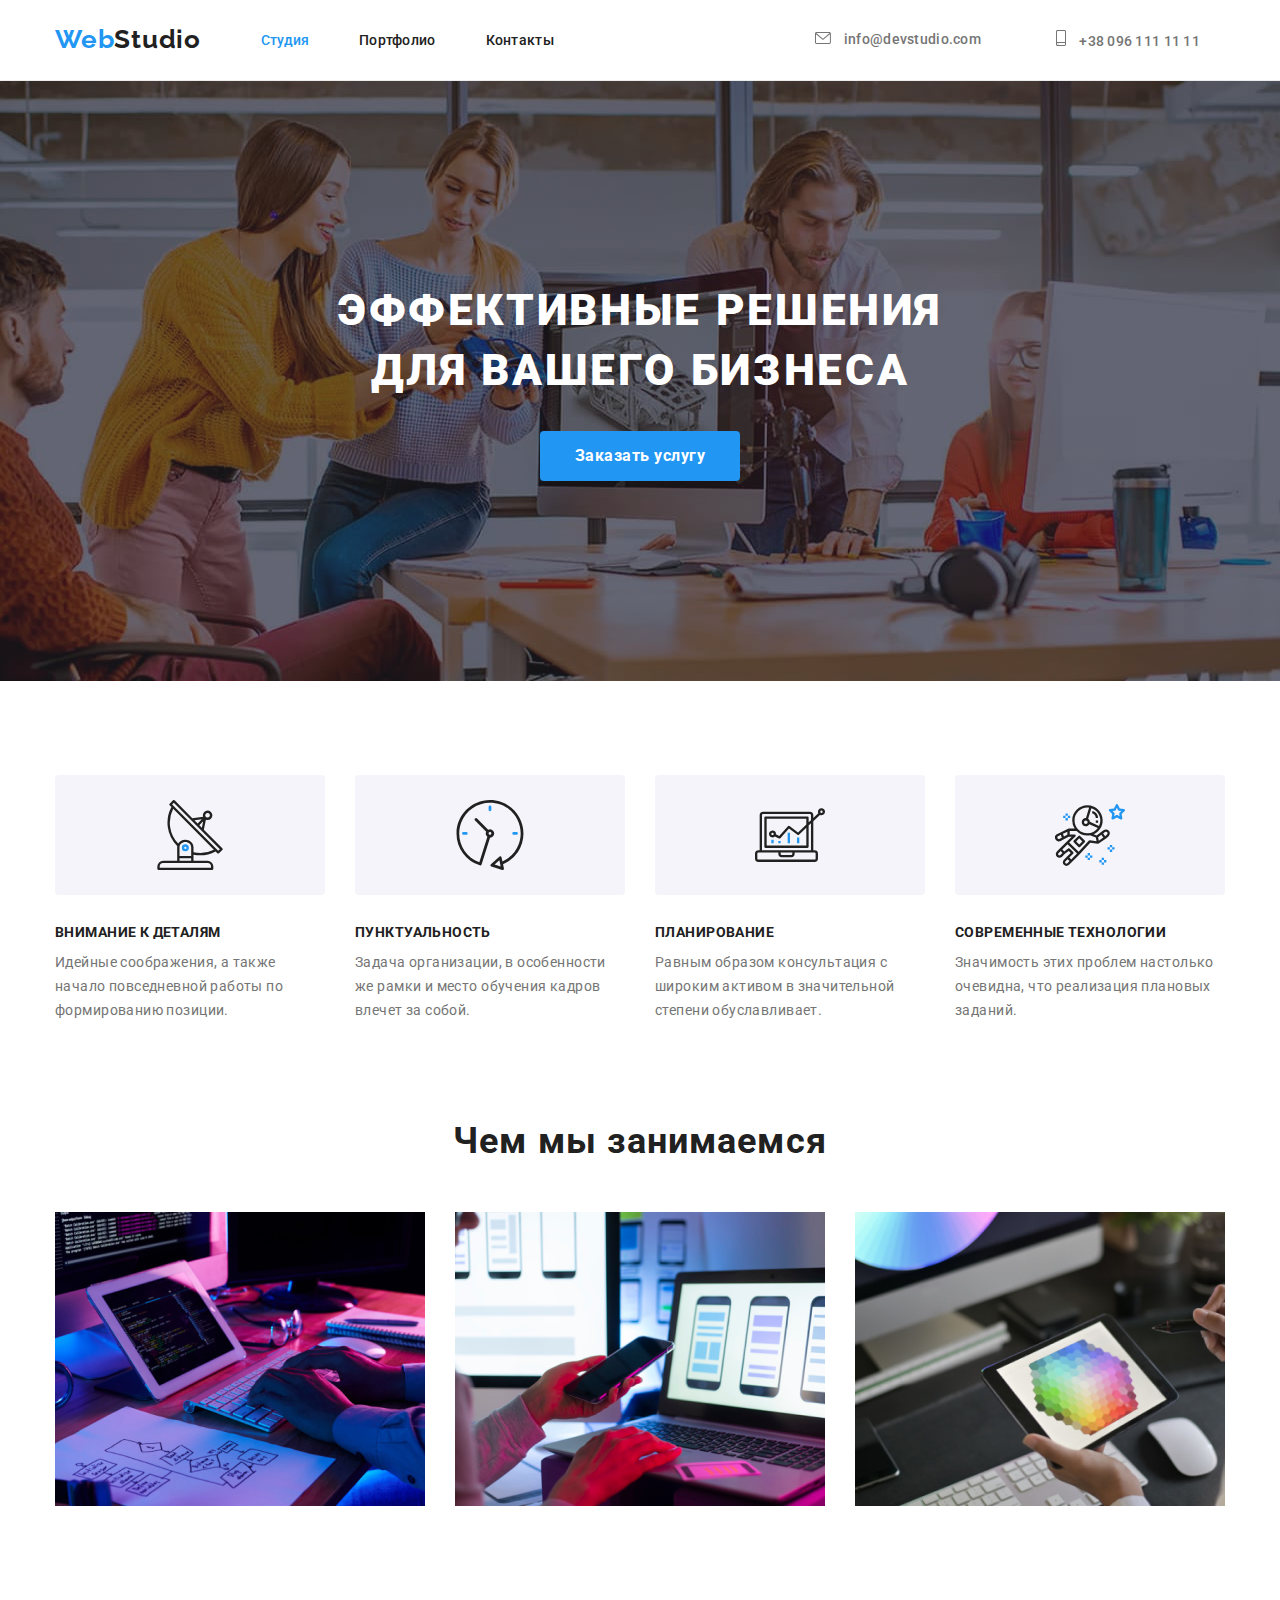
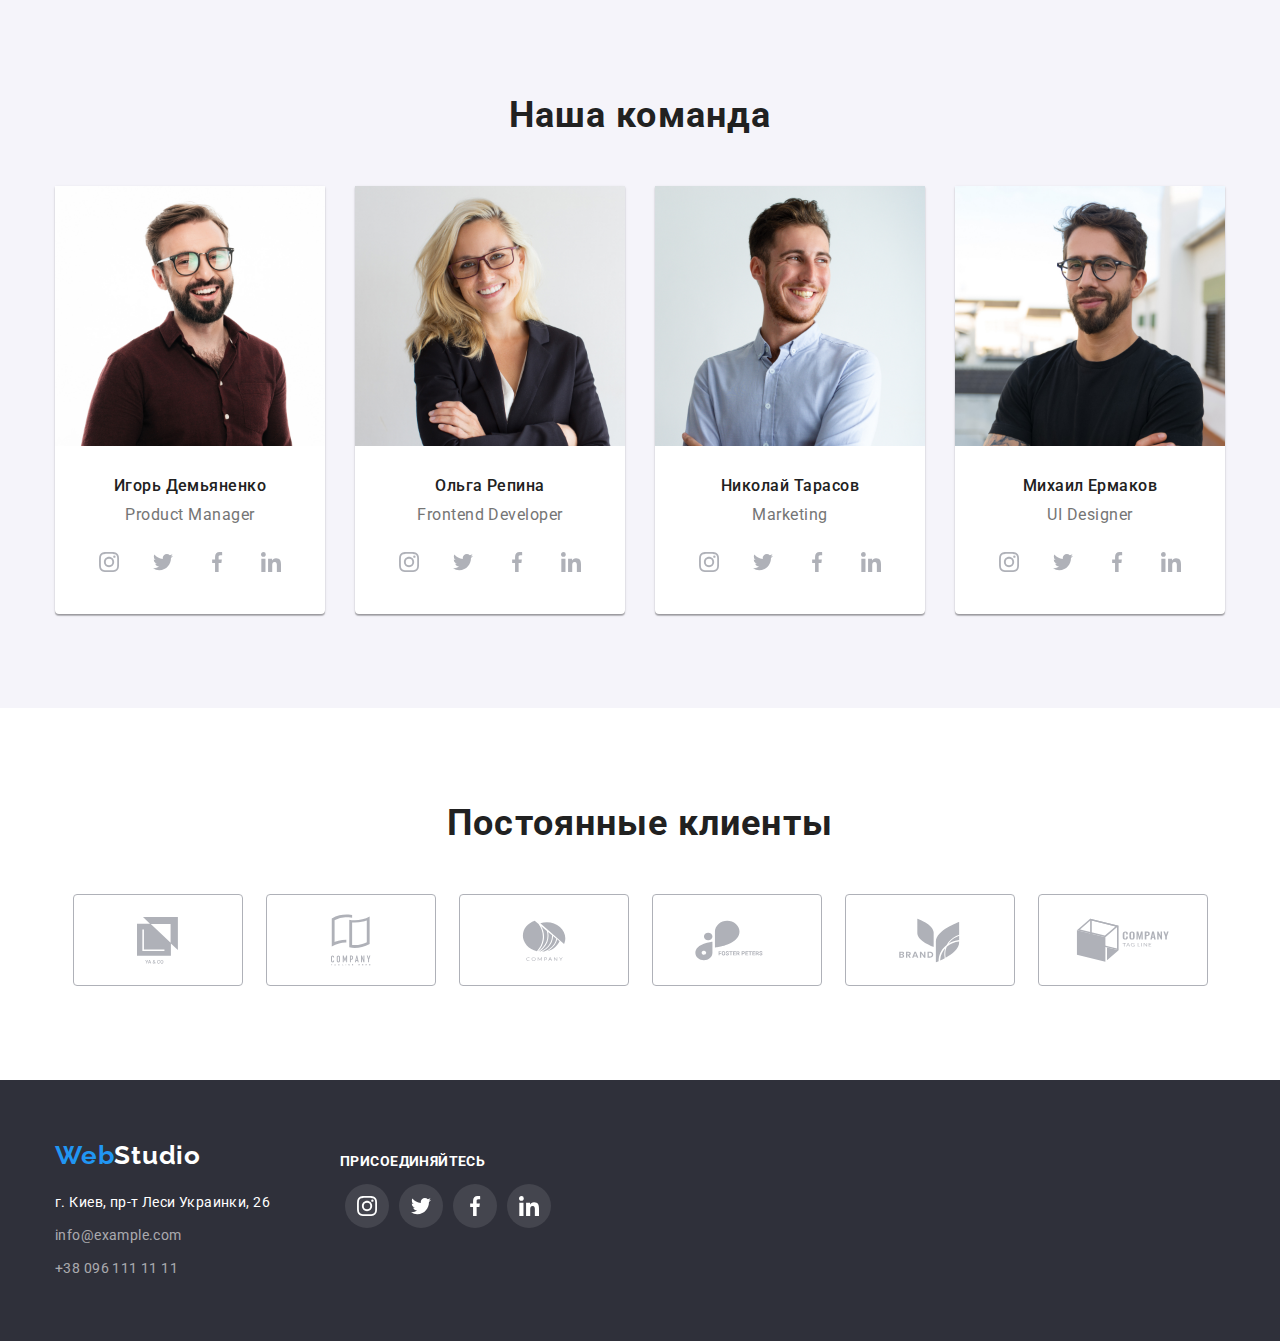
<file: index.html>
<!DOCTYPE html>
<html lang="en">
    <head>
    <meta charset="UTF-8">
    <meta http-equiv="X-UA-Compatible" content="IE=edge">
    <meta name="viewport" content="width=device-width, initial-scale=1.0">
    <title>Студия</title>
    <link href="https://cdnjs.cloudflare.com/ajax/libs/modern-normalize/1.1.0/modern-normalize.min.css"
    rel="stylesheet"/>
    <link href="https://fonts.googleapis.com/css2?family=Raleway:wght@700&family=Roboto:wght@400;500;700;900&display=swap"
        rel="stylesheet"/>
    <link rel="stylesheet" href="./css/styles.css" />

</head>
<body >
    <div class="header-bottom-line">
    <div class="container">
    <header>
    <a href="index.html" class="logo"  lang="en">Web<span class="logo-accent">Studio</span></a>
    <nav>

    <ul class="site-nav-list">
    <li><a href="./index.html" class="header-link-studio-current">Студия</a></li>
    <li><a href="./portfolio.html" class="header-link">Портфолио</a></li>
    <li><a href="" class="header-link">Контакты</a></li>
    </ul>
    </nav>
    <ul class="auth-nav">
    <li>
        <a href="mailto:info@devstudio.com" class="header-link mailto">
            <svg class="icon-mailto" width="16" height="12">
                <use href=".\images\symbol-defs.svg#icon-mailto">
                </use>
            </svg>
            info@devstudio.com
        </a>
            </li>
    <li>
        <a href="tel:+380961111111" class="header-link tel">
            <svg class="icon-smartphone" width="10" height="16">
                <use href=".\images\symbol-defs.svg#icon-smartphone">
                </use>
            </svg>
            +38 096 111 11 11
        </a>
    </li>
    </ul>
    </header>
    </div>
    </div>
     <main>

    <!--hero-->
        <section class="hero section">
            <div class="container hero-padding">
            <h1 class="hero-title">Эффективные решения для вашего бизнеса</h1>
        <button type="button" class="hero-button">Заказать услугу</button>
            </div>
        </section>
        <!--Наши преимущества-->
        <section class="features section">
            <div class="container">
            <h2 class="invisible-title">"Невидимый заголовок - наши преимущества"</h2>
            <ul class="our-features">
                <li><div>
                    <svg class="icon-antenna" width="70" height="70" fill="#757575">
                        <use href=".\images\symbol-defs.svg#icon-antenna">
                        </use>
                    </svg>
                    </div>
                    <h3 class="features-title">Внимание к деталям</h3>
                    <p class="section-text">Идейные соображения, а также начало повседневной работы по формированию позиции.</p> 
                </li>
                <li><div class="div-icon-clock"><svg class="icon-clock" width="70" height="70" fill="#757575">
                            <use href=".\images\symbol-defs.svg#icon-clock">
                            </use>
                        </svg>
                    </div>
                    <h3 class="features-title">Пунктуальность</h3>
                    <p class="section-text">Задача организации, в особенности же рамки и место обучения кадров влечет за собой.</p>
                </li>
                <li><div>
                    <svg class="icon-diagram" width="70" height="70" fill="#757575">
                        <use href=".\images\symbol-defs.svg#icon-diagram">
                        </use>
                    </svg>
                    </div>
                    <h3 class="features-title">Планирование</h3>
                    <p class="section-text">Равным образом консультация с широким активом в значительной степени обуславливает.</p>
                </li>
                <li><div>
                    <svg class="icon-astronaut" width="70" height="70" fill="#757575">
                        <use href=".\images\symbol-defs.svg#icon-astronaut">
                        </use>
                    </svg>
                    </div>
                    <h3 class="features-title">Современные технологии</h3>
                    <p class="section-text">Значимость этих проблем настолько очевидна, что реализация плановых заданий.</p>
                </li>
            </ul>
            </div>
        </section>
    <!--Чем мы занимаемся-->
        <section class=" types-of-works section"> 
            <div class="container">
                <h2 class="section-title">Чем мы занимаемся</h2>
                <ul class="types-of-work">
                    <li><img src="./images/desktop.jpg" alt="Компьютер" width="370"></li>
                    <li><img src="./images/smartphone.jpg" alt="Смартфон" width="370"></li>
                    <li><img src="./images/laptop.jpg" alt="Лэптоп" width="370"></li>
                </ul>
            </div>
        </section>
    <!--Наша команда-->
        <section class="our-team section">  
            <div class="our-team container">
            <h2 class="section-title">Наша команда</h2>
            <ul class="our-team-list">
                <li class="our-team-card">
                    <img src="./images/product-manager.jpg" alt="Product Manager" width="270">
                    <h3 class="name-of-specialist">Игорь Демьяненко</h3>
                    <p class="section-text-our-team">Product Manager</p>
                    <ul class="list-socials">
                        <li>
                            <a href="">
                                    <svg class="icon-instagram" width="20" height="20">
                                        <use href=".\images\symbol-defs.svg#icon-instagram">
                                        </use>
                                    </svg>
                            </a>
                        </li>
                        <li>
                            <a href="">
                                <svg class="icon-twitter" width="20" height="20">
                                    <use href=".\images\symbol-defs.svg#icon-twitter">
                                    </use>
                                </svg>
                            </a>
                        </li>
                        <li>
                            <a href="">
                                <svg class="icon-facebook" width="20" height="20" fill="#757575">
                                    <use href=".\images\symbol-defs.svg#icon-facebook">
                                    </use>
                                </svg>
                            </a>
                        </li>
                        <li>
                            <a href="">
                                <svg class="icon-linkedin" width="20" height="20" fill="#757575">
                                    <use href=".\images\symbol-defs.svg#icon-linkedin">
                                    </use>
                                </svg>
                            </a>
                        </li>
                    </ul>
                <li class="our-team-card">
                    <img src="./images/frontend-developer.jpg" alt="Frontend Developer" width="270">
                    <h3 class="name-of-specialist">Ольга Репина</h3>
                    <p class="section-text-our-team">Frontend Developer</p>
                    <ul class="list-socials">
                        <li>
                            <a href="">
                                <svg class="icon-instagram" width="20" height="20">
                                    <use href=".\images\symbol-defs.svg#icon-instagram">
                                    </use>
                                </svg>
                            </a>
                        </li>
                        <li>
                            <a href="">
                                <svg class="icon-twitter" width="20" height="20">
                                    <use href=".\images\symbol-defs.svg#icon-twitter">
                                    </use>
                                </svg>
                            </a>
                        </li>
                        <li>
                            <a href="">
                                <svg class="icon-facebook" width="20" height="20" fill="#757575">
                                    <use href=".\images\symbol-defs.svg#icon-facebook">
                                    </use>
                                </svg>
                            </a>
                        </li>
                        <li>
                            <a href="">
                                <svg class="icon-linkedin" width="20" height="20" fill="#757575">
                                    <use href=".\images\symbol-defs.svg#icon-linkedin">
                                    </use>
                                </svg>
                            </a>
                        </li>
                    </ul>
                </li>
                <li class="our-team-card">
                    <img src="./images/marketing.jpg" alt="Marketing" width="270">
                    <h3 class="name-of-specialist">Николай Тарасов</h3>
                    <p class="section-text-our-team">Marketing</p>
                    <ul class="list-socials">
                        <li>
                            <a href="">
                                <svg class="icon-instagram" width="20" height="20">
                                    <use href=".\images\symbol-defs.svg#icon-instagram">
                                    </use>
                                </svg>
                            </a>
                        </li>
                        <li>
                            <a href="">
                                <svg class="icon-twitter" width="20" height="20">
                                    <use href=".\images\symbol-defs.svg#icon-twitter">
                                    </use>
                                </svg>
                            </a>
                        </li>
                        <li>
                            <a href="">
                                <svg class="icon-facebook" width="20" height="20" fill="#757575">
                                    <use href=".\images\symbol-defs.svg#icon-facebook">
                                    </use>
                                </svg>
                            </a>
                        </li>
                        <li>
                            <a href="">
                                <svg class="icon-linkedin" width="20" height="20" fill="#757575">
                                    <use href=".\images\symbol-defs.svg#icon-linkedin">
                                    </use>
                                </svg>
                            </a>
                        </li>
                    </ul>
                </li>
                <li class="our-team-card">
                    <img src="./images/ui-designer.jpg" alt="UI Designer" width="270">
                    <h3 class="name-of-specialist">Михаил Ермаков</h3>
                    <p class="section-text-our-team">UI Designer</p>
                    <ul class="list-socials">
                        <li>
                            <a href="">
                                <svg class="icon-instagram" width="20" height="20">
                                    <use href=".\images\symbol-defs.svg#icon-instagram">
                                    </use>
                                </svg>
                            </a>
                        </li>
                        <li>
                            <a href="">
                                <svg class="icon-twitter" width="20" height="20">
                                    <use href=".\images\symbol-defs.svg#icon-twitter">
                                    </use>
                                </svg>
                            </a>
                        </li>
                        <li>
                            <a href="">
                                <svg class="icon-facebook" width="20" height="20" fill="#757575">
                                    <use href=".\images\symbol-defs.svg#icon-facebook">
                                    </use>
                                </svg>
                            </a>
                        </li>
                        <li>
                            <a href="">
                                <svg class="icon-linkedin" width="20" height="20" fill="#757575">
                                    <use href=".\images\symbol-defs.svg#icon-linkedin">
                                    </use>
                                </svg>
                            </a>
                        </li>
                    </ul>
                </li>
            </ul>
            </div>
        </section> 
    <!-- Постоянные клиенты -->
        <section class="regular-clients section">
            <div class="container">
                <h2 class="section-title">Постоянные клиенты</h2>
                <ul class="list-regular-clients">
                    <li>
                        <a href="">
                            <svg class="icon-va-co" width="41" height="47">
                                <use href=".\images\symbol-defs.svg#icon-va-co">
                                </use>
                            </svg>
                        </a>
                    </li>
                    <li>
                        <a href="">
                            <svg class="icon-tagline-here" width="40" height="52">
                                <use href=".\images\symbol-defs.svg#icon-tagline-here">
                                </use>
                            </svg>
                        </a>
                    </li>
                    <li>
                        <a href="">
                            <svg class="icon-company" width="44" height="41" fill="#757575">
                                <use href=".\images\symbol-defs.svg#icon-company">
                                </use>
                            </svg>
                        </a>
                    </li>
                    <li>
                        <a href="">
                            <svg class="icon-foster-peters" width="84" height="41" fill="#757575">
                                <use href=".\images\symbol-defs.svg#icon-foster-peters">
                                </use>
                            </svg>
                        </a>
                    </li>
                    <li>
                        <a href="">
                            <svg class="icon-brand" width="63" height="45" fill="#757575">
                                <use href=".\images\symbol-defs.svg#icon-brand">
                                </use>
                            </svg>
                        </a>
                    </li>
                    <li>
                        <a href="">
                            <svg class="icon-tag-line" width="94" height="44" fill="#757575">
                                <use href=".\images\symbol-defs.svg#icon-tag-line">
                                </use>
                            </svg>
                        </a>
                    </li>
                </ul>
            </div>
        </section>
</main>
    <footer class="section logo-footer">
        <div class="container footer">
            <div class="logo+adress">
                <a href="index.html" class="logo"  lang="en">Web<span class="logo-accent-footer">Studio</span></a> 
                <address>
                    <ul class="list-footer-link">
                        <li><a href="" class="footer-adress-link" target="_blank" rel="noopenner noreferrer">г. Киев, пр-т Леси Украинки, 26</a></li>
                        <li><a href="mailto:info@example.com" class="footer-link">info@example.com</a></li>
                        <li><a href="" class="footer-link">+38 096 111 11 11</a></li>
                    </ul>
                </address>
            </div>
            <div class="h3-list-socials footer">
                <h3>Присоединяйтесь</h3>
                <ul class="list-socials footer">
                    <li>
                        <a href="">
                            <svg class="icon-instagram" width="20" height="20">
                                <use href=".\images\symbol-defs.svg#icon-instagram">
                                </use>
                            </svg>
                        </a>
                    </li>
                    <li>
                        <a href="">
                            <svg class="icon-twitter" width="20" height="20">
                                <use href=".\images\symbol-defs.svg#icon-twitter">
                                </use>
                            </svg>
                        </a>
                    </li>
                    <li>
                        <a href="">
                            <svg class="icon-facebook" width="20" height="20" fill="#757575">
                                <use href=".\images\symbol-defs.svg#icon-facebook">
                                </use>
                            </svg>
                        </a>
                    </li>
                    <li>
                        <a href="">
                            <svg class="icon-linkedin" width="20" height="20" fill="#757575">
                                <use href=".\images\symbol-defs.svg#icon-linkedin">
                                </use>
                            </svg>
                        </a>
                    </li>
                </ul>
            </div>
        </div>
    </footer>
</body>
</file>
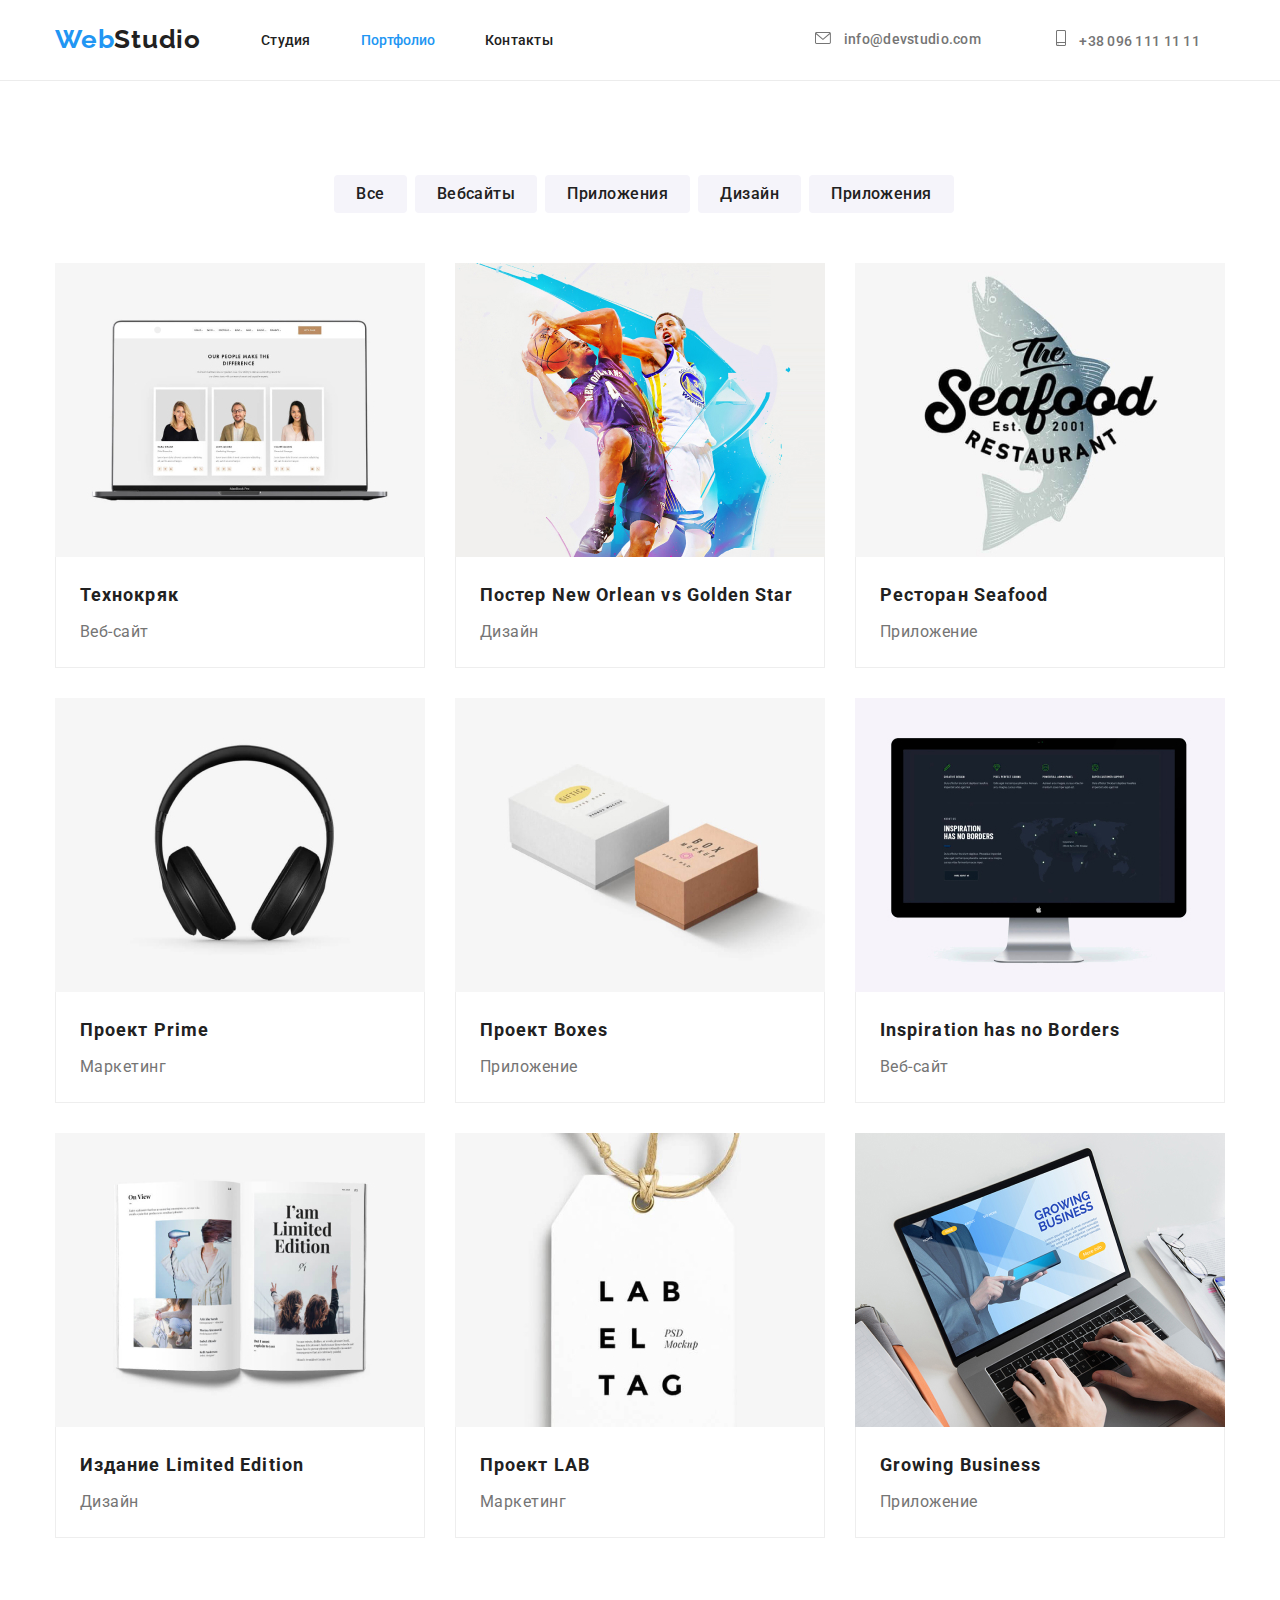
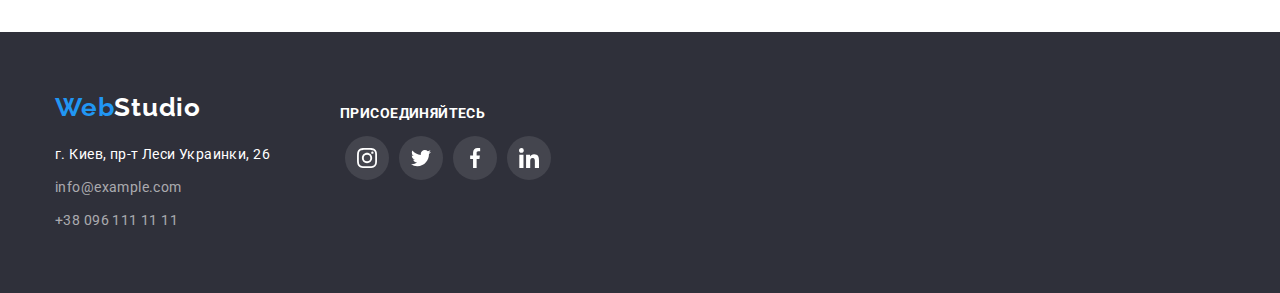
<file: portfolio.html>
<!DOCTYPE html>
<html lang="en">

<head>
    <meta charset="UTF-8">
    <meta http-equiv="X-UA-Compatible" content="IE=edge">
    <meta name="viewport" content="width=device-width, initial-scale=1.0">
    <title>Портфолио</title>
    <link href="https://cdnjs.cloudflare.com/ajax/libs/modern-normalize/1.1.0/modern-normalize.min.css" rel="stylesheet" />
    <link
        href="https://fonts.googleapis.com/css2?family=Raleway:wght@700&family=Roboto:wght@400;500;700;900&display=swap" rel="stylesheet" />
    <link rel="stylesheet" href="./css/styles.css" />

</head>

<body>
    <div class="header-bottom-line">
        <div class="container">
        <header>
            <a href="index.html" class="logo" lang="en">Web<span class="logo-accent">Studio</span></a>
            <nav>
        
                <ul class="site-nav-list">
                    <li><a href="./index.html" class="header-link">Студия</a></li>
                    <li><a href="./portfolio.html" class="header-link-portfolio-current">Портфолио</a></li>
                    <li><a href="" class="header-link">Контакты</a></li>
                </ul>
            </nav>
            <ul class="auth-nav">
                <li>
                    <a href="mailto:info@devstudio.com" class="header-link mailto">
                        <svg class="icon-mailto" width="16" height="12">
                            <use href=".\images\symbol-defs.svg#icon-mailto">
                            </use>
                        </svg>
                        info@devstudio.com
                    </a>
                </li>
                <li>
                    <a href="tel:+380961111111" class="header-link tel">
                        <svg class="icon-smartphone" width="10" height="16" fill="#757575">
                            <use href=".\images\symbol-defs.svg#icon-smartphone">
                            </use>
                        </svg>
                        +38 096 111 11 11
                    </a>
                </li>
            </ul>
        </header>
        </div>
    </div>
    <main>

    <!--our-works-buttons-->
    <section class="section button-line our-works">
        <div class="container">
            <h1 class="invisible-title">Невидимый заголовок - Наши проекты</h1>
            <ul class="our-works-button-line">
                <li class="item"><button type="button" class="our-works-button">Все</button></li>
                <li class="item"><button type="button" class="our-works-button">Вебсайты</button></li>
                <li class="item"><button type="button" class="our-works-button">Приложения</button></li>
                <li class="item"><button type="button" class="our-works-button">Дизайн</button></li>
                <li class="item"><button type="button" class="our-works-button">Приложения</button></li>
            </ul>
        </div>
    

    <!--Наши проекты-->

        <div class="container our-works">
        <ul class="our-works-list">
            <!--первая строка -->
            <li><a href=""><img src="./images/technokryak.jpg" alt="Technokryak" width="370" height="294">
                <div class="div-our-works">
                    <h2 class="h2-our-works">Технокряк</h2>
                    <p class="section-text-our-works">Веб-сайт</p>
                </div>
                </a>
            </li>
            <li><a href=""><img src="./images/poster-new-orlean.jpg" 
                alt="Постер New Orlean vs Golden Star" 
                width="370" height="294">
                <div class="div-our-works">
                    <h2 class="h2-our-works">Постер New Orlean vs Golden Star</h2>
                    <p class="section-text-our-works">Дизайн</p>
                </div>
                </a>
            </li>
            <li><a href=""><img src="./images/restaurant-seafood.jpg" 
                alt="Ресторан Seafood" width="370" height="294">
                <div class="div-our-works">
                    <h2 class="h2-our-works">Ресторан Seafood</h2>
                    <p class="section-text-our-works">Приложение</p>
                    </div>
                    </a>
            </li>
            <!--вторая строка -->
            <li><a href=""><img src="./images/project-prime.jpg" 
                alt="Проект Prime" width="370" height="294">
                <div class="div-our-works">
                    <h2 class="h2-our-works">Проект Prime</h2>
                    <p class="section-text-our-works">Маркетинг</p>
                </div>
                </a>
            </li>
            <li><a href=""><img src="./images/project-boxes.jpg" 
                alt="Проект Boxes" width="370" height="294">
                <div class="div-our-works">
                    <h2 class="h2-our-works">Проект Boxes</h2>
                    <p class="section-text-our-works">Приложение</p>
                </div>
                </a>
            </li>
            <li><a href=""><img src="./images/inspiration.jpg" 
                alt="Inspiration has no Borders" width="370" height="294">
                <div class="div-our-works">
                    <h2 class="h2-our-works">Inspiration has no Borders</h2>
                    <p class="section-text-our-works">Веб-сайт</p>
                </div>
                </a>
            </li>
            <!--третья строка -->
            <li><a href=""><img src="./images/edition.jpg" 
                alt="Издание Limited Edition" width="370" height="294">
                <div class="div-our-works">
                    <h2 class="h2-our-works">Издание Limited Edition</h2>
                    <p class="section-text-our-works">Дизайн</p>
                </div>
                </a>
            </li>
            <li><a href=""><img src="./images/project-label-tag.jpg" 
                alt="Проект LAB" width="370" height="294">
                <div class="div-our-works">
                    <h2 class="h2-our-works">Проект LAB</h2>
                    <p class="section-text-our-works">Маркетинг</p>
                </div>
                </a>
            </li>
            <li><a href=""><img src="./images/growing-bussiness.jpg" 
                alt="Growing Business" width="370" height="294">
                <div class="div-our-works">
                    <h2 class="h2-our-works">Growing Business</h2>
                    <p class="section-text-our-works">Приложение</p>
                </div>
                </a>
            </li>
        </ul>
        </div>
    </section>
    </main>
    <footer class="section logo-footer">
        <div class="container footer">
            <div class="logo+adress">
                <a href="index.html" class="logo" lang="en">Web<span class="logo-accent-footer">Studio</span></a>
                <address>
                    <ul class="list-footer-link">
                        <li><a href="" class="footer-adress-link" target="_blank" rel="noopenner noreferrer">г. Киев, пр-т
                                Леси Украинки, 26</a></li>
                        <li><a href="mailto:info@example.com" class="footer-link">info@example.com</a></li>
                        <li><a href="" class="footer-link">+38 096 111 11 11</a></li>
                    </ul>
                </address>
            </div>
            <div class="h3-list-socials footer">
                <h3>Присоединяйтесь</h3>
                <ul class="list-socials footer">
                    <li>
                        <a href="">
                            <svg class="icon-instagram" width="20" height="20">
                                <use href=".\images\symbol-defs.svg#icon-instagram">
                                </use>
                            </svg>
                        </a>
                    </li>
                    <li>
                        <a href="">
                            <svg class="icon-twitter" width="20" height="20">
                                <use href=".\images\symbol-defs.svg#icon-twitter">
                                </use>
                            </svg>
                        </a>
                    </li>
                    <li>
                        <a href="">
                            <svg class="icon-facebook" width="20" height="20" fill="#757575">
                                <use href=".\images\symbol-defs.svg#icon-facebook">
                                </use>
                            </svg>
                        </a>
                    </li>
                    <li>
                        <a href="">
                            <svg class="icon-linkedin" width="20" height="20" fill="#757575">
                                <use href=".\images\symbol-defs.svg#icon-linkedin">
                                </use>
                            </svg>
                        </a>
                    </li>
                </ul>
            </div>
        </div>
    </footer>
</body>
</file>
<file: css/styles.css>
/*primary-text-color  #212121 */
/*secondary color  #757575 */
/*accent color: #2196F3;*/


/* background #ffffff */
/* secondary background #2F303A */

/* our-works-button's background #F5F4FA */


:root{
    --primary-text-color: #212121;
    --secondary-text-color: #757575;
    --accent-color: #2196F3;
    --bgc-icon:#F5F4FA;
}

body {
    background-color: #ffffff;
    font-family: 'Roboto', sans-serif;
        
    color: var(--primary-text-color);
}

.section{
    padding-top: 94px;
    padding-bottom: 94px;
    margin: auto;
}

h2,p{
    margin-top: 0;
    margin-bottom: 0;
}
a {
    text-decoration: none;
}

ul {
    list-style: none;

}

button {
    font-family: inherit;

    cursor: pointer;
}

img {
    display: block;
}

footer{
    background-color: #2F303A;
}

address{
    font-style: normal;
}

.container{
    margin: 0 auto;
    width: 1200px;
    /* outline: 2px solid teal; */
    padding: 0 15px;
}

.logo {
    font-family: 'Raleway', sans-serif;
    font-weight: 700;
    font-size: 26px;
    line-height: 1.19;
    letter-spacing: 0.03em;
    color: var(--accent-color);

    padding-left: 0px;
        margin-right: 35px;
        padding-top: 24px;
        padding-bottom: 25px;
}
.logo-accent {
    color: var(--primary-text-color);
}


/* Site-nav list */

header {
    display: flex;
    justify-content:flex-start;
    align-items: center;
    }

.header-bottom-line{
    border:  solid 1px #ECECEC;
        /* border: 4px solid rgb(221, 10, 10); */
        border-left: none;
        border-right: none;
        border-top: none;
}

.site-nav-list {
    display: flex;
    justify-content: center;
    margin: 0;
    padding: 0;
}

.header-link{
    font-family: 'Roboto', sans-serif;
    font-weight: 500;
    font-size: 14px;
    line-height: 1.14;
    letter-spacing: 0.02em;

    padding: 21px 0;
    margin:0 25px;
   
    color:var(--primary-text-color);
   }

 .auth-nav .header-link {
    color: var(--secondary-text-color);
    padding-right: 0;
    margin-left: 50px;
    
 }

 .auth-nav{
    display: flex;
    margin-left: auto;
 }

.icon-smartphone,
.icon-mailto{
    margin-right: 10px;
}

.header-link.tel:hover .icon-smartphone,
.header-link.tel:focus .icon-smartphone{
    --color4:var(--accent-color);
}

.header-link.mailto:hover .icon-mailto,
.header-link.mailto:focus .icon-mailto {
    --color2: var(--accent-color);
}


/* .header-link.mailto::before {
        display: inline-block;
        content: "";
        width: 16px;
        height: 12px;
        margin-right: 10px;
        background-image: url("../images/icon-mailto.png");
        background-size: contain;
}

.header-link.tel::before {
display: inline-block;
    content: "";
    width: 10px;
    height: 16px;
    margin-right: 10px;
    background-image: url("../images/icon-tel.png");
    background-size: contain;
} */

.header-link:hover, 
.header-link:focus{ 
    color: var(--accent-color);
}

.header-link:active {
    color: var(--primary-text-color);
    }

.header-link-portfolio-current{
        color: var(--accent-color);

    font-weight: 500;
        font-size: 14px;
        line-height: 1.14;

        padding: 21px 0;
        margin: 0 25px;
    }

.header-link-studio-current
{
    color: var(--accent-color);

    font-weight: 500;
    font-size: 14px;
    line-height: 1.14;

    padding: 21px 0;
    margin: 0 25px;
    }


/* body */

/* hero - поменять фон текста на рамку  */

.hero{
   
    
    display: flex;
    /* background-image: url("./images/hero-bg.jpg" "./images/Img Overlay.jpg"); */
}

.hero.section{
    padding-top: 200px;
    padding-bottom: 200px;
    background-image: url("../images/hero-bg.jpg");
    background-repeat: no-repeat;
    background-position: 50% 50%;

    background-image: linear-gradient(to right,
                rgba(47, 48, 58, 0.4),
                rgba(47, 48, 58, 0.4)), url(../images/hero-bg.jpg);
    
    max-height: 600px;

    }


.hero-padding.container{
padding-bottom: 0;
padding-top: 0;
}
.hero-title {
    color: #ffffff;
    font-weight: 900;
    font-size: 44px;
    line-height: 1.36;
    text-align: center;
    letter-spacing: 0.06em;

    text-transform: uppercase;

    display: flex;
    justify-content: center;
    padding-top: 0px;
    padding-bottom: 0;
    padding-left: 250px;
    padding-right: 250px;
    margin: 0;
    display: block;
}

.hero-button {
    color:#ffffff;
    background: var(--accent-color);

    border: none;
    font-weight: 700;
    font-size: 16px;
    line-height: 1.88;
    text-align: center;
    letter-spacing: 0.03em;

    min-width:200px; 
    min-height:50px;
    border-radius: 4px;
    padding: 10px 32px;
    margin: 30px auto 0px;
    display: block;
}

.hero-button:hover,
.hero-button:focus {
    color: var(--accent-color);
    background: #ffffff;
}

.hero-button:active {
    color: var(--secondary-text-color);
        background: #ffffff;
}


/* our features */

.features.section{
    padding-bottom: 0;
}

.invisible-title{
    display: none;
}

.our-features {
    display: flex;
    margin-bottom: 0;
    margin-top: 0;
    margin-left: 0;
    padding-left: 0;
    width: 270px;
    /* outline-color: 1px solid teal; */
}

.our-features li:not(:last-child) {
margin-right: 30px;
}

.features-title{
        font-weight: 700;
        font-size: 14px;
        line-height: 1.14;
        letter-spacing: 0.03em;
        text-transform: uppercase;

        padding: 0;
        margin: 30px 0 0 0;
}
.our-features>li>div{
    background-color: var(--bgc-icon);
    display: flex;
    justify-content:center;
    align-items:center;
    border-radius: 4px;
    width: 270px;
    height:120px;
}


.section-text{
    color: var(--secondary-text-color);
    font-family: 'Roboto';
    font-size: 14px;
    line-height: 1.71;
        /* or 171% */
    letter-spacing: 0.03em;

    min-height: 75px;
    min-width: 270px;
    margin-top: 10px;
}


/* чем мы занимаемся */
.types-of-work-title{
    text-align: center;
}

.types-of-work{
    display: flex;
    justify-content:space-between;
    margin-top: 0;
    margin-bottom: 0;
    padding:0;
    margin: 0;
    }


/* our team */


.our-team-list{
    display: flex;
    justify-content:center;
    margin-top: 0;
    margin-bottom: 0;

    padding: 0;
    
    }

.our-team.section{
    background-color: #F5F4FA;
}

.our-team .container {
    padding-top: 0;
    padding-bottom: 0;
}


.section-title{

    font-weight: 700;
    font-size: 36px;
    line-height: 1.17;
    text-align: center;
    letter-spacing: 0.03em;

    padding: 0;
    margin: 0;
    margin-bottom: 50px;
}

.invisible-title 
{
    color:#ffffff;

    padding: 0;
    margin: 0;
}

.our-team-card{
    box-shadow: 0px 1px 3px rgba(0, 0, 0, 0.12), 
    0px 1px 1px rgba(0, 0, 0, 0.14), 
    0px 2px 1px rgba(0, 0, 0, 0.2);
    border-radius: 0px 0px 4px 4px;
    margin: 0 15px;
    background-color: #fff;
}


.name-of-specialist {
    color: var(--primary-text-color);
    text-decoration: none;
    font-weight: 500;
    font-size: 16px;
    line-height: 1.19;
    text-align: center;
    letter-spacing: 0.03em;

    padding: 0;
    margin: 0;
    margin-top: 30px;
    margin-bottom: 10px;
}

.section-text-our-team {
    color: var(--secondary-text-color);

    font-size: 16px;
    line-height: 1.19;
    text-align: center;
    letter-spacing: 0.03em;

    padding: 0;
    margin: 0;
    margin-bottom: 16px;
}

.list-socials{
    display:flex;
    padding: 0 27px 30px 27px;
    margin: 0;
}

.list-socials>li>a{
    
    padding: 12px 12px;
    display: flex;
    justify-content: center;
    margin: 0 5px;
    border-radius: 50%;
}

.list-socials>li>a:hover,
.list-socials>li>a:focus{
    background-color: var(--accent-color);
}

.list-socials>li>a:hover svg,
.list-socials>li>a:focus svg{
    --color3:#ffffff;
}


/* Постоянные клиенты */

.list-regular-clients {
    display: flex;
    padding: 0;
    margin: 0;
    justify-content: center;
}

.list-regular-clients>li>a {
    height: 92px;
    width: 170px;
    display: flex;
    justify-content: center;
    align-items: center;
    margin: 0 11.5px;
    border: 1px solid #AFB1B8;
    border-radius: 4px;
}

.list-regular-clients>li>a:hover,
.list-regular-clients>li>a:focus {
    border: 1px solid var(--accent-color);
}

.list-regular-clients>li>a:hover svg,
.list-regular-clients>li>a:focus svg {
    --color3: var(--accent-color);
    --color2: var(--accent-color);
}

.icon-foster-peters{
    --color2: #AFB1B8;
}


/* our-works-button */


.our-works-button{
    color: var(--primary-text-color);
    background: #F5F4FA;
    border: none;
    font-weight: 500;
    font-size: 16px;
    line-height: 1.63;
    text-align: center;
    letter-spacing: 0.03em;

    padding: 6px 22px;
    border-radius: 4px;
    
}

.our-works-button-line{
    display: flex;
    justify-content:center;
    margin-top: 0;
    margin-bottom: 50px;
    padding-left: 0;
}

.our-works-button-line .item+.item{
    margin-left: 8px;
}

.our-works-button-line .item:not(:last-child) {
    margin-left: 8px;
}


.our-works-button:hover,
.our-works-button:focus {
    color: #ffffff;
    background: var(--accent-color);

    box-shadow: 0px 3px 1px rgba(0, 0, 0, 0.1), 
    0px 1px 2px rgba(0, 0, 0, 0.08), 
    0px 2px 2px rgba(0, 0, 0, 0.12);
}

.our-works-button:active {
    color: var(--secondary-text-color);
    background: #ffffff;
}

.our-works-list {
display: flex;
flex-wrap: wrap;
/* background-color: teal; */
padding: 0;
margin: 0;
}

.our-works-list li{
width: calc((100% - 60px)/3);
margin-right: 30px;
margin-left: 0px;
margin-bottom: 30px;
/* width: 370px; */

/* outline: 2px solid tomato; */
}

.our-works-list li:nth-child(3n) {
    margin-right: 0;

}

.our-works-list li:nth-last-child(-n+3){
    margin-bottom: 0;
}
.our-works-list li:hover,
.our-works-list li:focus{
    box-shadow: 0px 1px 1px rgba(0, 0, 0, 0.12), 
    0px 4px 4px rgba(0, 0, 0, 0.06), 
    1px 4px 6px rgba(0, 0, 0, 0.16);
}


.div-our-works{
    padding: 20px 24px;
    border: 1px solid #EEEEEE;
    border-top: 0;
}

.h2-our-works{
    font-weight: 700;
    font-size: 18px;
    line-height: 2;
    letter-spacing: 0.06em;
    margin-bottom: 4px;

    color: var(--primary-text-color);
}

.section-text-our-works{
    color: var(--secondary-text-color);
        background: #ffffff;
        font-size: 16px;
        line-height: 1.88;
        letter-spacing: 0.03em;
}


/* footer */


.logo-footer{
    padding-top: 60px;
    padding-bottom: 60px;
}

.logo-accent-footer{
    color: #ffffff;
}

.logo-footer .logo{
    display: block;

    padding: 0;
    margin-bottom: 20px;
    margin-right: 0px;
}

.footer-adress-link {

    color: #ffffff;
    background-color: #2F303A;

    font-size: 14px;
    line-height: 1.71;
    letter-spacing: 0.03em;
}

.footer-adress-link:hover,
.footer-adress-link:focus {
    color: var(--accent-color);
}

.footer-adress-link:active {
    color: var(--primary-text-color);
}

.list-footer-link{
    padding-left: 0px;
    margin-right: 0px;
    padding-right: 0px;

    margin-top: 0px;
    margin-bottom: 0px;
}


.list-footer-link>li:not(:last-child){
    margin-top: 0px;
    margin-bottom: 9px;
}

.footer-link {
    color: rgba(255, 255, 255, 0.6);
    background-color: #2F303A;

    font-size: 14px;
    line-height: 1.71;
    letter-spacing: 0.03em;

    margin: 0 ;
    padding-left: 0;
    padding-right: 0;
}

.footer-link:hover,
.footer-link:focus {
    color: var(--accent-color);
}

.footer-link:active {
    color: var(--primary-text-color);
}

.container.footer{
    display: flex;
}

.h3-list-socials>h3{
    font-weight: 700;
    font-size: 14px;
    line-height: 1.14;
    letter-spacing: 0.03em;
    text-transform: uppercase;
    color: #ffffff;
}

.h3-list-socials{
    margin-left: 70px;
    padding-bottom: 20px;
}

.list-socials.footer{
    padding:0;
}


.list-socials.footer>li>a {
    background-color: rgba(255, 255, 255, 0.1);
    --color3: #ffffff;
}

.list-socials.footer>li>a:hover,
.list-socials.footer>li>a:focus {
    background-color: var(--accent-color);
}
</file>
